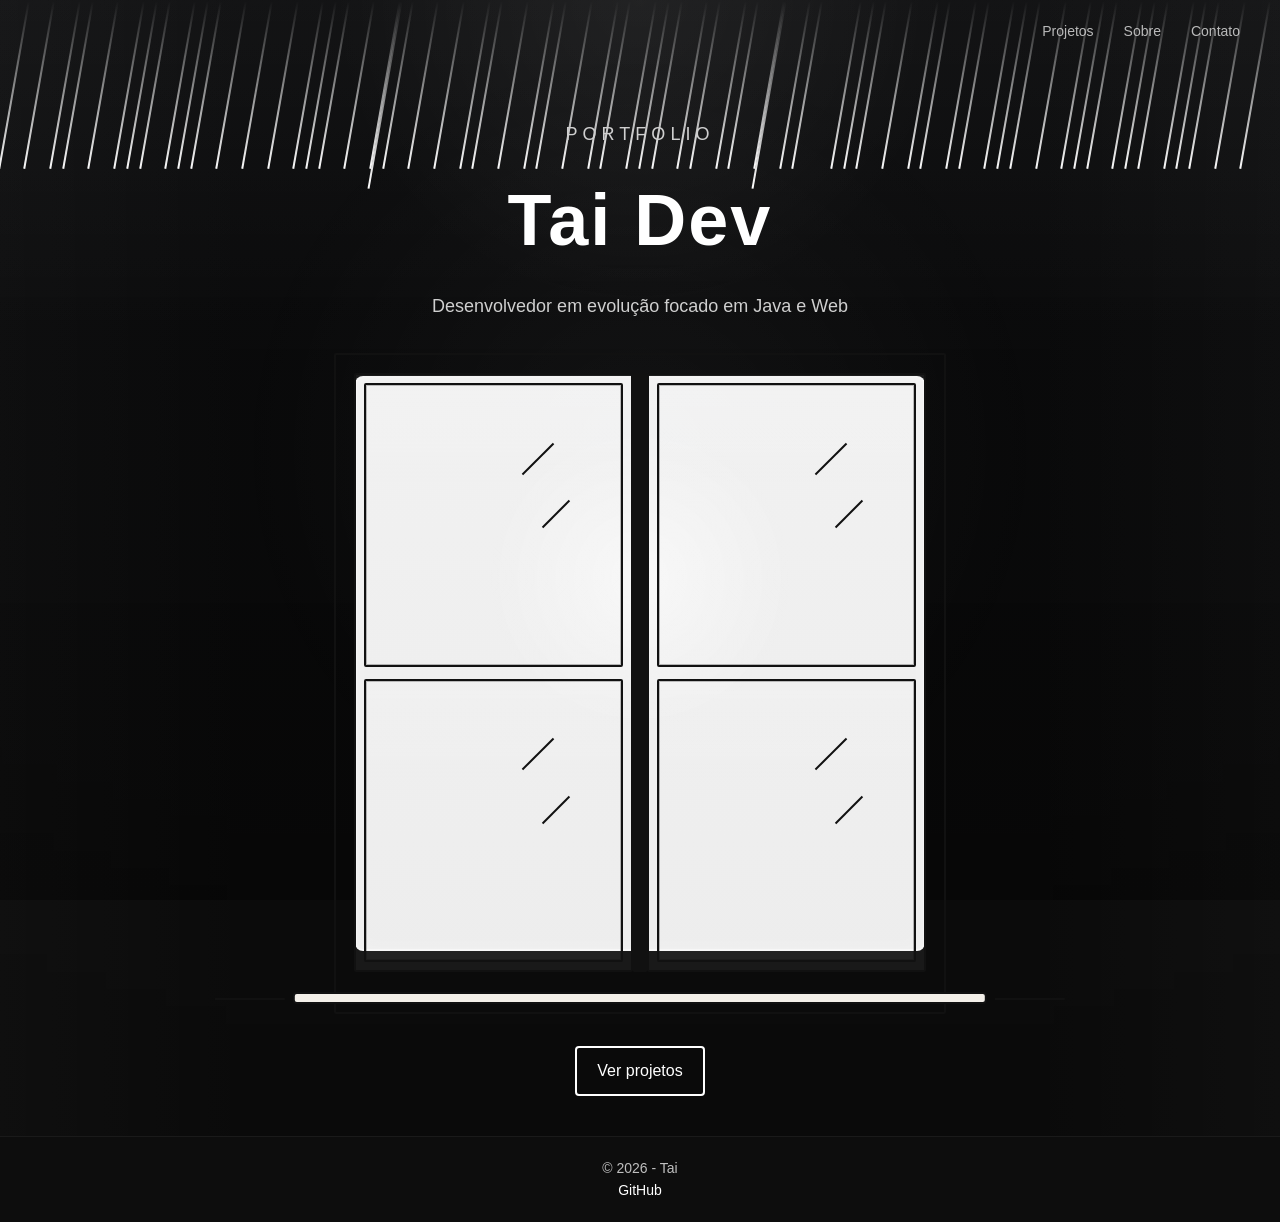
<file: index.html>
<!DOCTYPE html>
<html lang="pt-br">
<head>
  <meta charset="UTF-8">
  <meta name="viewport" content="width=device-width, initial-scale=1.0">
  <title>Portfólio | Tai</title>
  <link rel="stylesheet" href="style.css">
  <link rel="stylesheet" href="https://cdnjs.cloudflare.com/ajax/libs/font-awesome/6.5.0/css/all.min.css">
</head>
<body>
  <div class="estrelas" aria-hidden="true">
    <span style="left:10%; animation-delay:0s;"></span>
    <span style="left:25%; animation-delay:1s;"></span>
    <span style="left:50%; animation-delay:2s;"></span>
    <span style="left:75%; animation-delay:0.5s;"></span>
    <span style="left:15%; animation-delay:0s;"></span>
    <span style="left:30%; animation-delay:1s;"></span>
    <span style="left:55%; animation-delay:2s;"></span>
    <span style="left:85%; animation-delay:0.5s;"></span>
    <span style="left:5%; animation-delay:0.2s;"></span>
    <span style="left:12%; animation-delay:1.4s;"></span>
    <span style="left:18%; animation-delay:2.4s;"></span>
    <span style="left:22%; animation-delay:0.8s;"></span>
    <span style="left:28%; animation-delay:1.8s;"></span>
    <span style="left:35%; animation-delay:0.3s;"></span>
    <span style="left:40%; animation-delay:2.2s;"></span>
    <span style="left:45%; animation-delay:1.1s;"></span>
    <span style="left:52%; animation-delay:0.6s;"></span>
    <span style="left:58%; animation-delay:1.7s;"></span>
    <span style="left:63%; animation-delay:2.6s;"></span>
    <span style="left:68%; animation-delay:0.1s;"></span>
    <span style="left:72%; animation-delay:1.3s;"></span>
    <span style="left:78%; animation-delay:2.1s;"></span>
    <span style="left:82%; animation-delay:0.9s;"></span>
    <span style="left:88%; animation-delay:1.9s;"></span>
    <span style="left:92%; animation-delay:2.7s;"></span>
    <span style="left:96%; animation-delay:0.4s;"></span>
    <span style="left:3%; animation-delay:0.6s;"></span>
    <span style="left:8%; animation-delay:2.1s;"></span>
    <span style="left:14%; animation-delay:0.9s;"></span>
    <span style="left:20%; animation-delay:1.5s;"></span>
    <span style="left:26%; animation-delay:2.9s;"></span>
    <span style="left:33%; animation-delay:0.5s;"></span>
    <span style="left:38%; animation-delay:1.6s;"></span>
    <span style="left:43%; animation-delay:2.3s;"></span>
    <span style="left:48%; animation-delay:0.7s;"></span>
    <span style="left:54%; animation-delay:1.2s;"></span>
    <span style="left:60%; animation-delay:2.5s;"></span>
    <span style="left:66%; animation-delay:0.2s;"></span>
    <span style="left:70%; animation-delay:1.4s;"></span>
    <span style="left:76%; animation-delay:2.8s;"></span>
    <span style="left:80%; animation-delay:0.3s;"></span>
    <span style="left:86%; animation-delay:1.1s;"></span>
    <span style="left:90%; animation-delay:2.4s;"></span>
    <span style="left:94%; animation-delay:0.8s;"></span>
    <span style="left:98%; animation-delay:1.8s;"></span>
    <span style="left:1%; animation-delay:0.1s;"></span>
    <span style="left:6%; animation-delay:1.1s;"></span>
    <span style="left:11%; animation-delay:2.2s;"></span>
    <span style="left:16%; animation-delay:0.4s;"></span>
    <span style="left:24%; animation-delay:1.9s;"></span>
    <span style="left:31%; animation-delay:2.6s;"></span>
    <span style="left:37%; animation-delay:0.2s;"></span>
    <span style="left:42%; animation-delay:1.5s;"></span>
    <span style="left:47%; animation-delay:2.1s;"></span>
    <span style="left:51%; animation-delay:0.5s;"></span>
    <span style="left:57%; animation-delay:1.7s;"></span>
    <span style="left:62%; animation-delay:2.3s;"></span>
    <span style="left:67%; animation-delay:0.6s;"></span>
    <span style="left:73%; animation-delay:1.2s;"></span>
    <span style="left:79%; animation-delay:2.9s;"></span>
    <span style="left:84%; animation-delay:0.3s;"></span>
    <span style="left:89%; animation-delay:1.6s;"></span>
    <span style="left:93%; animation-delay:2.5s;"></span>
  </div>

  <div class="storm-flash" aria-hidden="true">
    <span class="flash flash-one"></span>
    <span class="flash flash-two"></span>
    <span class="flash flash-three"></span>
  </div>

  <div class="lightning-layer" aria-hidden="true">
    <span class="lightning bolt-one"></span>
    <span class="lightning bolt-two"></span>
    <span class="lightning bolt-three"></span>
  </div>

  <nav class="menu" aria-label="Navegação principal">
    <a href="projetos.html">Projetos</a>
    <a href="sobre.html">Sobre</a>
    <a href="contato.html">Contato</a>
  </nav>

  <main>
    <section class="home-scene">
      <div class="hero-copy">
        <p class="hero-eyebrow">Portfolio</p>
        <h1>Tai Dev</h1>
        <p>Desenvolvedor em evolução focado em Java e Web</p>
      </div>

      <div class="window-stage">
        <div class="home-window" id="home-window" aria-hidden="true">
          <div class="window-backdrop"></div>

          <div class="window-frame">
            <div class="window-panel panel-left">
              <div class="pane-grid">
                <div class="pane">
                  <span class="pane-shine shine-a"></span>
                  <span class="pane-shine shine-b"></span>
                </div>
                <div class="pane">
                  <span class="pane-shine shine-a"></span>
                  <span class="pane-shine shine-b"></span>
                </div>
              </div>
            </div>

            <div class="window-divider" aria-hidden="true"></div>

            <div class="window-panel panel-right">
              <div class="pane-grid">
                <div class="pane">
                  <span class="pane-shine shine-a"></span>
                  <span class="pane-shine shine-b"></span>
                </div>
                <div class="pane">
                  <span class="pane-shine shine-a"></span>
                  <span class="pane-shine shine-b"></span>
                </div>
              </div>
            </div>
          </div>

          <div class="window-sill"></div>
        </div>

        <header class="hero hero-home">
          <button
            type="button"
            class="botao"
            data-open-projects
            aria-label="Abrir janela e ir para a página de projetos"
          >
            Ver projetos
          </button>
        </header>
      </div>
    </section>
  </main>

  <footer class="footer">
    <p>&copy; 2026 - Tai</p>
    <a href="https://github.com/tai-zz" target="_blank" rel="noopener noreferrer">GitHub</a>
  </footer>

  <script src="script.js" defer></script>
</body>
</html>
</file>
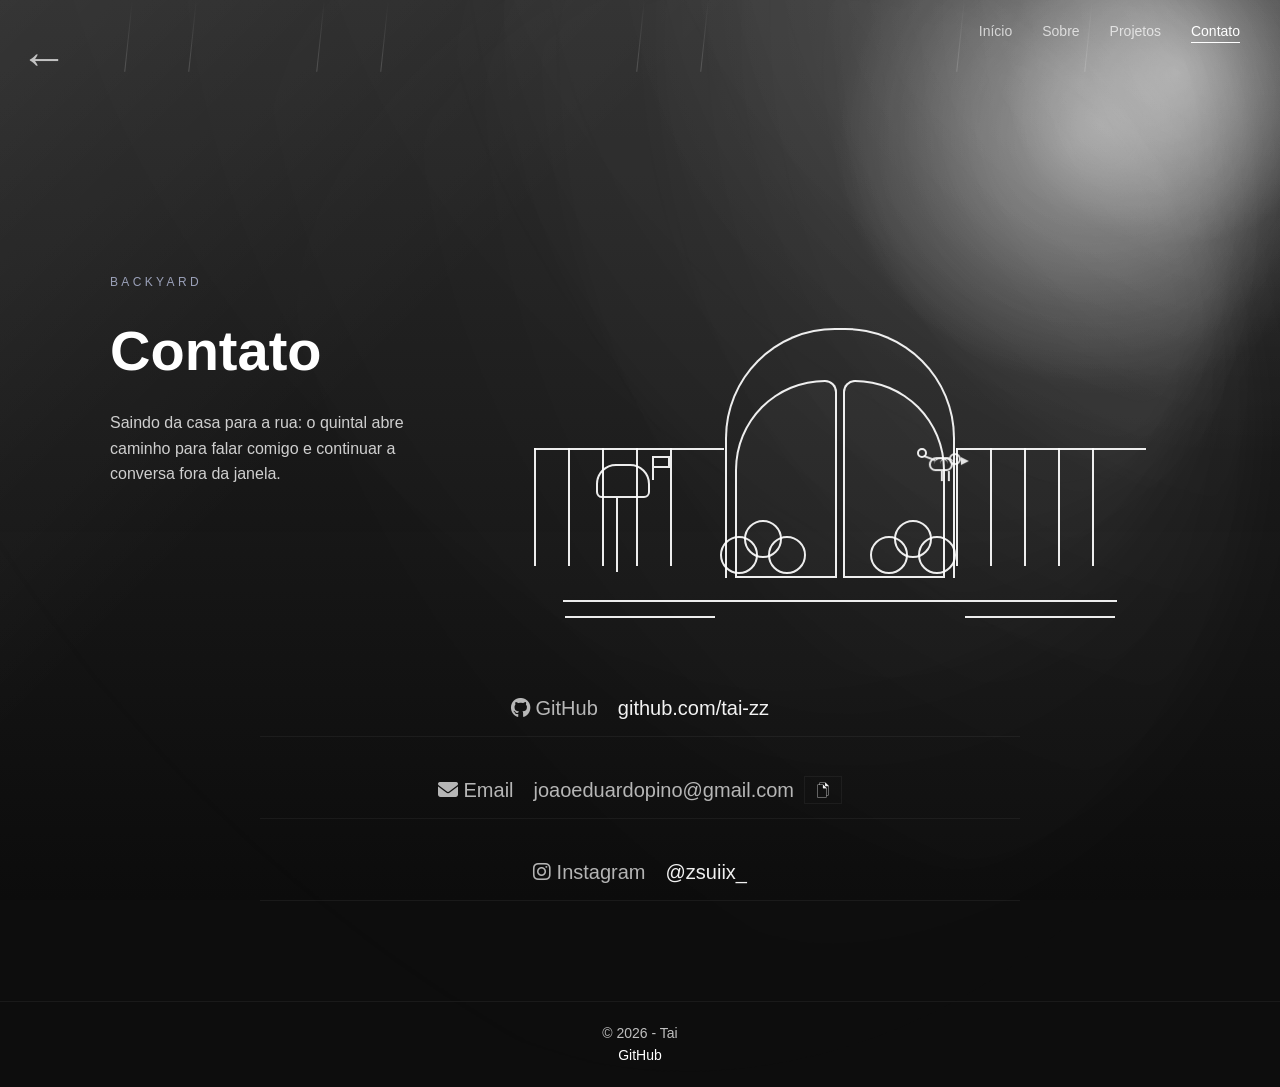
<file: contato.html>
<!DOCTYPE html>
<html lang="pt-br">
<head>
  <meta charset="UTF-8">
  <meta name="viewport" content="width=device-width, initial-scale=1.0">
  <title>Contato | Tai</title>
  <link rel="stylesheet" href="style.css">
  <link rel="stylesheet" href="https://cdnjs.cloudflare.com/ajax/libs/font-awesome/6.5.0/css/all.min.css">
  <script src="script.js" defer></script>
</head>
<body>
  <div class="weather-calm" aria-hidden="true">
    <span style="left:10%; animation-delay:0s;"></span>
    <span style="left:25%; animation-delay:1s;"></span>
    <span style="left:50%; animation-delay:2s;"></span>
    <span style="left:75%; animation-delay:0.5s;"></span>
    <span style="left:15%; animation-delay:0s;"></span>
    <span style="left:30%; animation-delay:1s;"></span>
    <span style="left:55%; animation-delay:2s;"></span>
    <span style="left:85%; animation-delay:0.5s;"></span>
  </div>

  <div class="sun-glow" aria-hidden="true">
    <span class="sun-beam beam-main"></span>
    <span class="sun-beam beam-secondary"></span>
    <span class="sun-beam beam-soft"></span>
    <span class="sun-beam beam-wide"></span>
    <span class="sun-beam beam-floor"></span>
    <span class="sun-beam beam-haze"></span>
  </div>

  <div class="bird-outside is-hidden" aria-hidden="true">
    <div class="bird-figure">
      <span class="bird-body"></span>
      <span class="bird-head"></span>
      <span class="bird-beak"></span>
      <span class="bird-eye"></span>
      <span class="bird-tail"></span>
      <span class="bird-leg bird-leg-left"></span>
      <span class="bird-leg bird-leg-right"></span>
      <span class="bird-wing wing-left"></span>
      <span class="bird-wing wing-right"></span>
    </div>
  </div>

  <div class="topo">
    <a href="index.html" class="voltar" aria-label="Voltar para a página inicial">←</a>
  </div>

  <nav class="menu" aria-label="Navegação principal">
    <a href="index.html">Início</a>
    <a href="sobre.html">Sobre</a>
    <a href="projetos.html">Projetos</a>
    <a href="contato.html" class="ativo">Contato</a>
  </nav>

  <main>
    <section class="contact-page">
      <section class="yard-scene" aria-label="Quintal ilustrado">
        <div class="yard-copy">
          <p class="hero-eyebrow">Backyard</p>
          <h2>Contato</h2>
          <p>Saindo da casa para a rua: o quintal abre caminho para falar comigo e continuar a conversa fora da janela.</p>
        </div>

        <div class="yard" aria-hidden="true">
          <div class="yard-frame">
            <div class="fence fence-left"></div>
            <div class="fence fence-right"></div>

            <div class="gate-door">
              <span class="door-frame"></span>
              <span class="door-leaf left"></span>
              <span class="door-leaf right"></span>
              <span class="door-knob"></span>
              <span class="path path-left"></span>
              <span class="path path-right"></span>
            </div>

            <div class="bush bush-left">
              <span class="bush-leaf leaf-a"></span>
              <span class="bush-leaf leaf-b"></span>
              <span class="bush-leaf leaf-c"></span>
            </div>

            <div class="bush bush-right">
              <span class="bush-leaf leaf-a"></span>
              <span class="bush-leaf leaf-b"></span>
              <span class="bush-leaf leaf-c"></span>
            </div>

            <div class="mailbox">
              <span class="mailbox-post"></span>
              <span class="mailbox-box"></span>
              <span class="mailbox-flag"></span>
            </div>

            <div class="yard-ground"></div>
          </div>
        </div>
      </section>

      <section class="secao contact-section">
        <div class="contato-container">
          <div class="contato-item">
            <span><i class="fab fa-github" aria-hidden="true"></i> GitHub</span>
            <a href="https://github.com/tai-zz" target="_blank" rel="noopener noreferrer">github.com/tai-zz</a>
          </div>

          <div class="contato-item">
            <span><i class="fas fa-envelope" aria-hidden="true"></i> Email</span>
            <div class="email-box">
              <span id="email">joaoeduardopino@gmail.com</span>
              <button type="button" onclick="copiarEmail()" class="btn-copiar" aria-label="Copiar e-mail">
                <img src="copiar.png" alt="">
              </button>
            </div>
          </div>

          <div class="contato-item">
            <span><i class="fab fa-instagram" aria-hidden="true"></i> Instagram</span>
            <a href="https://www.instagram.com/zsuiix_/" target="_blank" rel="noopener noreferrer">@zsuiix_</a>
          </div>
        </div>
      </section>
    </section>
  </main>

  <footer class="footer">
    <p>&copy; 2026 - Tai</p>
    <a href="https://github.com/tai-zz" target="_blank" rel="noopener noreferrer">GitHub</a>
  </footer>

  <div id="toast" role="status" aria-live="polite"></div>
</body>
</html>
</file>
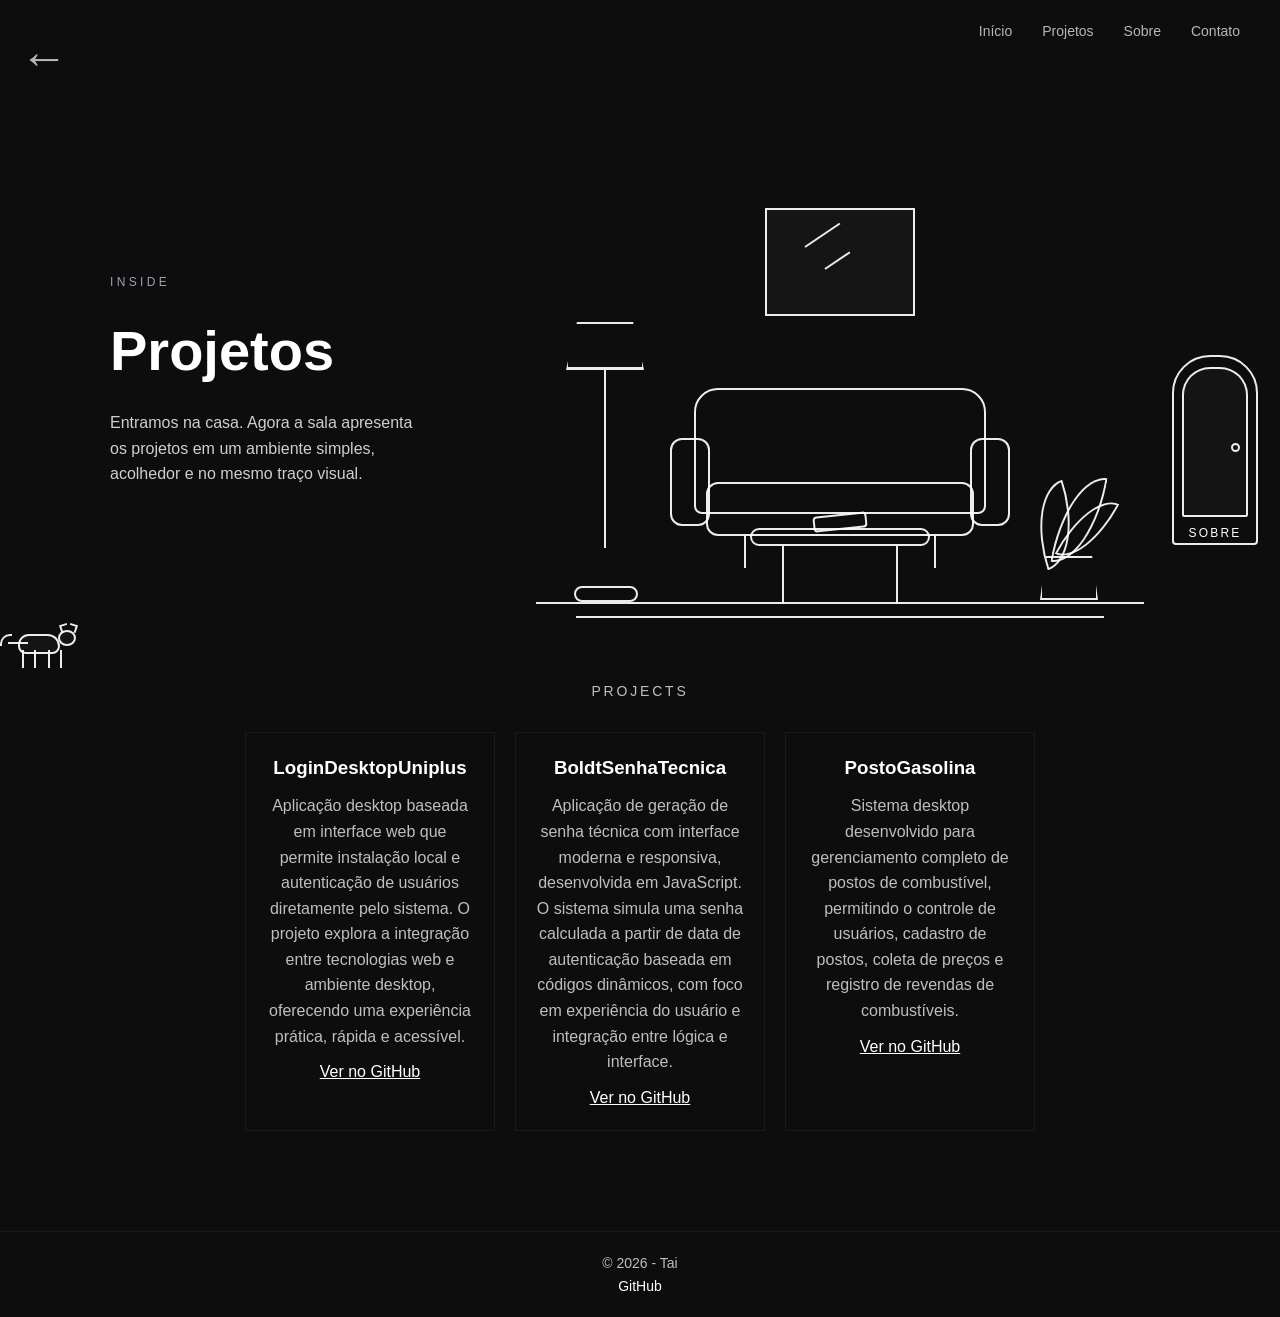
<file: projetos.html>
<!DOCTYPE html>
<html lang="pt-br">
<head>
  <meta charset="UTF-8">
  <meta name="viewport" content="width=device-width, initial-scale=1.0">
  <title>Projetos | Tai</title>
  <link rel="stylesheet" href="style.css">
  <link rel="stylesheet" href="https://cdnjs.cloudflare.com/ajax/libs/font-awesome/6.5.0/css/all.min.css">
  <script src="script.js" defer></script>
</head>
<body>

  <nav class="menu" aria-label="Navegação principal">
    <a href="index.html">Início</a>
    <a href="projetos.html">Projetos</a>
    <a href="sobre.html">Sobre</a>
    <a href="contato.html">Contato</a>
  </nav>

  <div class="topo">
    <a href="index.html" class="voltar" aria-label="Voltar para a página inicial">←</a>
  </div>

  <a
    href="sobre.html"
    class="page-door page-door-right"
    aria-label="Ir para a página Sobre"
  >
    <span class="page-door-frame"></span>
    <span class="page-door-panel"></span>
    <span class="page-door-knob"></span>
    <span class="page-door-label">Sobre</span>
  </a>

  <div class="cat-walk cat-projects" aria-hidden="true">
    <div class="cat">
      <span class="cat-tail"></span>
      <span class="cat-body"></span>
      <span class="cat-head"></span>
      <span class="cat-ear ear-left"></span>
      <span class="cat-ear ear-right"></span>
      <span class="cat-leg leg-front"></span>
      <span class="cat-leg leg-mid-front"></span>
      <span class="cat-leg leg-mid-back"></span>
      <span class="cat-leg leg-back"></span>
    </div>
  </div>

  <main>
    <section class="projects-page">
      <section class="room-scene" aria-label="Sala de estar ilustrada">
        <div class="room-copy">
          <p class="hero-eyebrow">Inside</p>
          <h2>Projetos</h2>
          <p>Entramos na casa. Agora a sala apresenta os projetos em um ambiente simples, acolhedor e no mesmo traço visual.</p>
        </div>

        <div class="living-room" aria-hidden="true">
          <div class="room-frame">
            <div class="picture-frame">
              <span class="picture-line picture-line-a"></span>
              <span class="picture-line picture-line-b"></span>
            </div>

            <div class="lamp">
              <span class="lamp-shade"></span>
              <span class="lamp-pole"></span>
              <span class="lamp-base"></span>
            </div>

            <div class="plant">
              <span class="plant-leaf leaf-one"></span>
              <span class="plant-leaf leaf-two"></span>
              <span class="plant-leaf leaf-three"></span>
              <span class="plant-pot"></span>
            </div>

            <div class="sofa">
              <span class="sofa-back"></span>
              <span class="sofa-seat"></span>
              <span class="sofa-arm left"></span>
              <span class="sofa-arm right"></span>
              <span class="sofa-leg leg-one"></span>
              <span class="sofa-leg leg-two"></span>
            </div>

            <div class="coffee-table">
              <span class="table-top"></span>
              <span class="table-leg left"></span>
              <span class="table-leg right"></span>
              <span class="table-book"></span>
            </div>

            <div class="room-floor"></div>
          </div>
        </div>
      </section>

      <section class="secao projects-list">
        <p class="coming-soon">Projects</p>

        <div class="cards">
          <div class="card">
            <h3>LoginDesktopUniplus</h3>
            <p>
              Aplicação desktop baseada em interface web que permite instalação local e autenticação de usuários diretamente pelo sistema.
              O projeto explora a integração entre tecnologias web e ambiente desktop, oferecendo uma experiência prática, rápida e acessível.
            </p>
            <a href="https://github.com/tai-zz/LoginDesktopUniplus-" target="_blank" rel="noopener noreferrer">Ver no GitHub</a>
          </div>

          <div class="card">
            <h3>BoldtSenhaTecnica</h3>
            <p>
              Aplicação de geração de senha técnica com interface moderna e responsiva, desenvolvida em JavaScript.
              O sistema simula uma senha calculada a partir de data de autenticação baseada em códigos dinâmicos, com foco em experiência do usuário e integração entre lógica e interface.
            </p>
            <a href="https://github.com/tai-zz/BoldtSenhaTecnica" target="_blank" rel="noopener noreferrer">Ver no GitHub</a>
          </div>

          <div class="card">
            <h3>PostoGasolina</h3>
            <p>
              Sistema desktop desenvolvido para gerenciamento completo de postos de combustível, permitindo o controle de usuários,
              cadastro de postos, coleta de preços e registro de revendas de combustíveis.
            </p>
            <a href="https://github.com/tai-zz/PostoGasolina" target="_blank" rel="noopener noreferrer">Ver no GitHub</a>
          </div>
        </div>
      </section>
    </section>
  </main>

  <footer class="footer">
    <p>&copy; 2026 - Tai</p>
    <a href="https://github.com/tai-zz" target="_blank" rel="noopener noreferrer">GitHub</a>
  </footer>
</body>
</html>
</file>
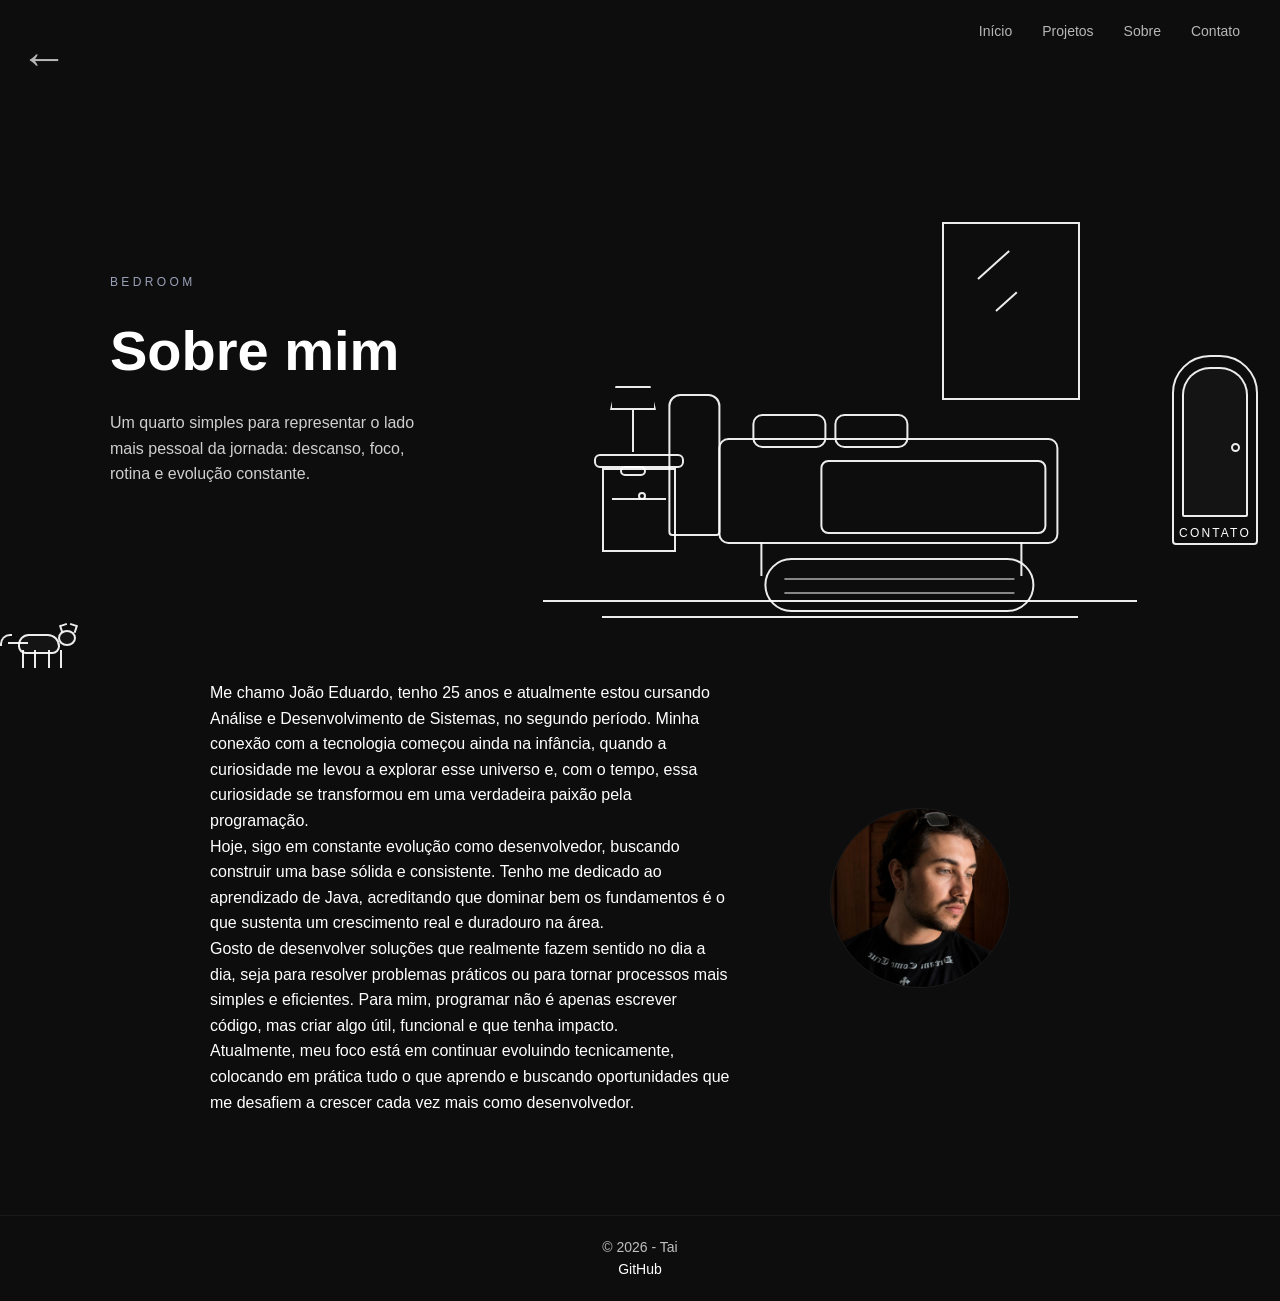
<file: sobre.html>
<!DOCTYPE html>
<html lang="pt-br">
<head>
  <meta charset="UTF-8">
  <meta name="viewport" content="width=device-width, initial-scale=1.0">
  <title>Sobre | Tai</title>
  <link rel="stylesheet" href="style.css">
  <link rel="stylesheet" href="https://cdnjs.cloudflare.com/ajax/libs/font-awesome/6.5.0/css/all.min.css">
  <script src="script.js" defer></script>
</head>
<body>

  <div class="topo">
    <a href="index.html" class="voltar" aria-label="Voltar para a página inicial">←</a>
  </div>

  <a
    href="contato.html"
    class="page-door page-door-right"
    aria-label="Ir para a página Contato"
  >
    <span class="page-door-frame"></span>
    <span class="page-door-panel"></span>
    <span class="page-door-knob"></span>
    <span class="page-door-label">Contato</span>
  </a>

  <div class="cat-walk cat-about" aria-hidden="true">
    <div class="cat">
      <span class="cat-tail"></span>
      <span class="cat-body"></span>
      <span class="cat-head"></span>
      <span class="cat-ear ear-left"></span>
      <span class="cat-ear ear-right"></span>
      <span class="cat-leg leg-front"></span>
      <span class="cat-leg leg-mid-front"></span>
      <span class="cat-leg leg-mid-back"></span>
      <span class="cat-leg leg-back"></span>
    </div>
  </div>

  <nav class="menu" aria-label="Navegação principal">
    <a href="index.html">Início</a>
    <a href="projetos.html">Projetos</a>
    <a href="sobre.html">Sobre</a>
    <a href="contato.html">Contato</a>
  </nav>

  <main>
    <section class="about-page">
      <section class="bedroom-scene" aria-label="Quarto ilustrado">
        <div class="bedroom-copy">
          <p class="hero-eyebrow">Bedroom</p>
          <h2>Sobre mim</h2>
          <p>Um quarto simples para representar o lado mais pessoal da jornada: descanso, foco, rotina e evolução constante.</p>
        </div>

        <div class="bedroom" aria-hidden="true">
          <div class="bedroom-frame">
            <div class="interior-door bedroom-door">
              <span class="interior-door-frame"></span>
              <span class="interior-door-panel"></span>
              <span class="interior-door-knob"></span>
            </div>

            <div class="poster">
              <span class="poster-line line-one"></span>
              <span class="poster-line line-two"></span>
            </div>

            <div class="bed">
              <span class="bed-headboard"></span>
              <span class="bed-mattress"></span>
              <span class="bed-pillow pillow-left"></span>
              <span class="bed-pillow pillow-right"></span>
              <span class="bed-blanket"></span>
              <span class="bed-leg leg-left"></span>
              <span class="bed-leg leg-right"></span>
            </div>

            <div class="nightstand">
              <span class="nightstand-top"></span>
              <span class="nightstand-body"></span>
              <span class="nightstand-drawer"></span>
              <span class="nightstand-knob"></span>
            </div>

            <div class="bed-lamp">
              <span class="bed-lamp-shade"></span>
              <span class="bed-lamp-pole"></span>
              <span class="bed-lamp-base"></span>
            </div>

            <div class="rug">
              <span class="rug-line rug-a"></span>
              <span class="rug-line rug-b"></span>
            </div>

            <div class="bedroom-floor"></div>
          </div>
        </div>
      </section>

      <section id="sobre" class="secao about-text-section">
        <div class="sobre-container">
          <div class="texto">
            <p>
              Me chamo João Eduardo, tenho 25 anos e atualmente estou cursando Análise e Desenvolvimento de Sistemas, no segundo período.
              Minha conexão com a tecnologia começou ainda na infância, quando a curiosidade me levou a explorar esse universo e, com o tempo,
              essa curiosidade se transformou em uma verdadeira paixão pela programação.
            </p>
            <p>
              Hoje, sigo em constante evolução como desenvolvedor, buscando construir uma base sólida e consistente.
              Tenho me dedicado ao aprendizado de Java, acreditando que dominar bem os fundamentos é o que sustenta um crescimento real e duradouro na área.
            </p>
            <p>
              Gosto de desenvolver soluções que realmente fazem sentido no dia a dia, seja para resolver problemas práticos ou para tornar processos mais simples e eficientes.
              Para mim, programar não é apenas escrever código, mas criar algo útil, funcional e que tenha impacto.
            </p>
            <p>
              Atualmente, meu foco está em continuar evoluindo tecnicamente, colocando em prática tudo o que aprendo e buscando oportunidades que me desafiem a crescer cada vez mais como desenvolvedor.
            </p>
          </div>

          <img src="sui.jpeg" alt="Foto de Tai" class="foto">
        </div>
      </section>
    </section>
  </main>

  <footer class="footer">
    <p>&copy; 2026 - Tai</p>
    <a href="https://github.com/tai-zz" target="_blank" rel="noopener noreferrer">GitHub</a>
  </footer>
</body>
</html>
</file>
<file: style.css>
/* =========================
   RESET & BASE
========================= */
* {
  margin: 0;
  padding: 0;
  box-sizing: border-box;
}

body {
  background-color: #0d0d0d;
  color: #ffffff;
  font-family: 'Segoe UI', Arial, sans-serif;
  line-height: 1.6;
  position: relative;
  overflow-x: hidden;
  display: flex;
  flex-direction: column;
  min-height: 100vh;
}

main {
  flex: 1;
  display: flex;
}

/* =========================
   ANIMACOES
========================= */
@keyframes fadeIn {
  from {
    opacity: 0;
    transform: translateY(20px);
  }

  to {
    opacity: 1;
    transform: translateY(0);
  }
}

@keyframes windowOpen {
  0% {
    transform: scale(1);
    opacity: 1;
  }

  45% {
    transform: scale(0.94);
    opacity: 0.9;
  }

  100% {
    transform: scale(1.14);
    opacity: 0;
  }
}

@keyframes cair {
  0% {
    transform: translateY(-140px) translateX(-8px);
    opacity: 0;
  }

  20% {
    opacity: 1;
  }

  100% {
    transform: translateY(110vh) translateX(36px);
    opacity: 0;
  }
}

@keyframes lightningFlash {
  0%,
  82%,
  100% {
    opacity: 0;
  }

  83% {
    opacity: 0.12;
  }

  84% {
    opacity: 0.35;
  }

  85% {
    opacity: 0.08;
  }

  86% {
    opacity: 0.44;
  }

  87% {
    opacity: 0.18;
  }

  88% {
    opacity: 0.5;
  }

  89% {
    opacity: 0;
  }
}

@keyframes lightningStrike {
  0%,
  80%,
  100% {
    opacity: 0;
  }

  81% {
    opacity: 0.2;
  }

  82% {
    opacity: 1;
  }

  83% {
    opacity: 0.28;
  }

  84% {
    opacity: 1;
  }

  85% {
    opacity: 0.15;
  }

  86% {
    opacity: 0.92;
  }

  87% {
    opacity: 0;
  }
}

/* =========================
   HERO (HOME)
========================= */
.home-scene {
  width: 100%;
  min-height: 100vh;
  display: flex;
  flex-direction: column;
  align-items: center;
  justify-content: center;
  gap: 28px;
  padding: 120px 20px 40px;
  position: relative;
  z-index: 1;
}

.hero-copy {
  display: flex;
  flex-direction: column;
  align-items: center;
  gap: 14px;
  text-align: center;
  position: relative;
  z-index: 1;
}

.hero-copy h1 {
  font-size: 72px;
  font-weight: 600;
  letter-spacing: 2px;
}

.hero-copy p {
  color: #cfcfcf;
  font-size: 18px;
  max-width: 560px;
}

.window-stage {
  width: min(980px, 100%);
  display: flex;
  flex-direction: column;
  align-items: center;
  gap: 28px;
  justify-content: center;
  position: relative;
}

.home-window {
  width: min(620px, 88vw);
  aspect-ratio: 1 / 1.08;
  position: relative;
  display: grid;
  place-items: center;
  filter: none;
}

.window-backdrop {
  position: absolute;
  inset: 4% 4% 10%;
  border-radius: 8px;
  background:
    radial-gradient(circle at 50% 35%, rgba(255, 255, 255, 0.5), transparent 32%),
    linear-gradient(180deg, rgba(255, 255, 255, 0.94), rgba(241, 241, 241, 0.98));
  border: 2px solid rgba(255, 255, 255, 0.35);
  box-shadow: inset 0 0 20px rgba(255, 255, 255, 0.25);
  pointer-events: none;
}

.window-frame {
  width: 100%;
  height: 100%;
  position: relative;
  display: grid;
  grid-template-columns: 1fr 14px 1fr;
  padding: 24px 24px 46px;
}

.window-frame::before {
  content: "";
  position: absolute;
  inset: 4px;
  border: 2px solid #111111;
  border-radius: 2px;
  pointer-events: none;
}

.window-panel {
  position: relative;
  border: 2px solid #111111;
  border-radius: 2px;
  padding: 8px;
  background: rgba(255, 255, 255, 0.06);
  transform-style: preserve-3d;
  transition: transform 0.9s ease, opacity 0.9s ease;
}

.panel-left {
  transform-origin: left center;
}

.panel-right {
  transform-origin: right center;
}

.window-divider {
  width: 14px;
  margin: 0 auto;
  border-radius: 1px;
  background: #111111;
  box-shadow: none;
}

.pane-grid {
  height: 100%;
  display: grid;
  grid-template-rows: 1fr 1fr;
  gap: 12px;
}

.pane {
  position: relative;
  overflow: hidden;
  border: 2px solid #111111;
  border-radius: 2px;
  background: rgba(255, 255, 255, 0.04);
  box-shadow: inset 0 0 0 1px rgba(17, 17, 17, 0.28);
}

.pane::before {
  content: "";
  position: absolute;
  inset: 0;
  background:
    linear-gradient(180deg, rgba(255, 255, 255, 0.1), transparent 35%);
}

.pane-shine {
  position: absolute;
  width: 44px;
  height: 2px;
  background: #111111;
  transform: rotate(-45deg);
  transform-origin: center;
  box-shadow: none;
}

.shine-a {
  top: 26%;
  right: 24%;
}

.shine-b {
  top: 46%;
  right: 18%;
  width: 38px;
}

.window-sill {
  position: absolute;
  left: 50%;
  bottom: 14px;
  width: 112%;
  height: 12px;
  transform: translateX(-50%);
  border: 2px solid #111111;
  border-radius: 4px;
  background: #f4f0ea;
}

.window-sill::before,
.window-sill::after {
  content: "";
  position: absolute;
  top: 50%;
  width: 70px;
  height: 2px;
  background: #111111;
}

.window-sill::before {
  right: calc(100% + 10px);
}

.window-sill::after {
  left: calc(100% + 10px);
}

.home-window.is-opening .panel-left {
  transform: perspective(1200px) rotateY(-72deg);
}

.home-window.is-opening .panel-right {
  transform: perspective(1200px) rotateY(72deg);
}

.home-window.is-opening .window-divider,
.home-window.is-opening .window-sill,
.home-window.is-opening .window-frame::before {
  opacity: 0.85;
}

.hero {
  min-height: 100%;
  display: flex;
  flex: 1;
  flex-direction: column;
  justify-content: center;
  align-items: center;
  gap: 20px;
  text-align: center;
  animation: fadeIn 1.5s ease;
  padding: 48px 32px;
  position: relative;
  z-index: 1;
}

.hero-home {
  width: min(620px, 88vw);
  min-height: 0;
  padding: 0;
  position: static;
  transform: none;
}

.hero p {
  color: #cfcfcf;
  font-size: 18px;
  max-width: 500px;
}

.hero-eyebrow {
  text-transform: uppercase;
  letter-spacing: 0.28em;
  font-size: 12px;
  color: #9aa0b8;
}

/* =========================
   BOTOES
========================= */
.botao {
  background: transparent;
  color: #ffffff;
  padding: 10px 20px;
  text-decoration: none;
  border: 2px solid #ffffff;
  border-radius: 4px;
  transition: 0.3s;
  font: inherit;
  cursor: pointer;
}

.botao:hover {
  background-color: #ffffff;
  color: #0d0d0d;
}

/* =========================
   LAYOUT GERAL
========================= */
.secao {
  padding: 100px 20px;
  max-width: 900px;
  margin: 0 auto;
  text-align: center;
  border-top: 1px solid #1a1a1a;
}

.secao h2 {
  margin-bottom: 20px;
}

/* =========================
   HEADER / NAVEGACAO
========================= */
.topo {
  position: absolute;
  top: 20px;
  left: 20px;
  z-index: 2;
}

.voltar {
  color: #ffffff;
  text-decoration: none;
  opacity: 0.7;
  transition: 0.3s;
  font-size: 48px;
}

.voltar:hover {
  opacity: 1;
}

.menu {
  position: absolute;
  top: 20px;
  right: 40px;
  display: flex;
  gap: 30px;
  z-index: 2;
}

.menu a {
  color: #ffffff;
  text-decoration: none;
  font-size: 14px;
  opacity: 0.7;
  transition: 0.3s;
}

.menu a:hover {
  opacity: 1;
}

.menu a.ativo {
  opacity: 1;
  border-bottom: 1px solid #ffffff;
}

/* =========================
   PROJETOS
========================= */
.cards {
  display: flex;
  justify-content: center;
  gap: 20px;
  flex-wrap: wrap;
}

.card {
  background: none;
  padding: 20px;
  width: 250px;
  border: 1px solid #1a1a1a;
  transition: 0.3s;
}

.card:hover {
  border: 1px solid #ffffff;
}

.card p {
  color: #bfbfbf;
  margin: 10px 0;
}

.card a {
  color: #ffffff;
  text-decoration: underline;
}

.coming-soon {
  margin-bottom: 30px;
  color: #bfbfbf;
  font-size: 14px;
  letter-spacing: 0.2em;
  text-transform: uppercase;
}

.projects-page {
  width: 100%;
}

.projects-list {
  border-top: none;
  padding-top: 30px;
}

.page-door {
  position: fixed;
  right: 22px;
  top: 50%;
  width: 86px;
  height: 190px;
  transform: translateY(-50%);
  display: block;
  text-decoration: none;
  z-index: 3;
  transition: transform 0.25s ease, opacity 0.25s ease;
}

.page-door:hover {
  transform: translateY(calc(-50% - 4px));
}

.page-door:focus-visible {
  outline: 2px solid #ffffff;
  outline-offset: 6px;
}

.page-door-frame {
  position: absolute;
  inset: 0;
  border: 2px solid rgba(255, 255, 255, 0.92);
  border-radius: 38px 38px 4px 4px;
}

.page-door-panel {
  position: absolute;
  inset: 12px 10px 28px;
  border: 2px solid rgba(255, 255, 255, 0.92);
  border-radius: 28px 28px 2px 2px;
  background: rgba(255, 255, 255, 0.03);
}

.page-door-knob {
  position: absolute;
  right: 18px;
  top: 88px;
  width: 9px;
  height: 9px;
  border: 2px solid rgba(255, 255, 255, 0.92);
  border-radius: 50%;
}

.page-door-label {
  position: absolute;
  left: 50%;
  bottom: 2px;
  transform: translateX(-50%);
  font-size: 12px;
  letter-spacing: 0.18em;
  text-transform: uppercase;
  color: #ffffff;
}

@keyframes catTravel {
  0% {
    transform: translateX(-12vw);
  }

  100% {
    transform: translateX(112vw);
  }
}

@keyframes catBounce {
  0%,
  100% {
    transform: translateY(0);
  }

  50% {
    transform: translateY(-3px);
  }
}

@keyframes catLegFront {
  0%,
  100% {
    transform: rotate(18deg);
  }

  50% {
    transform: rotate(-18deg);
  }
}

@keyframes catLegBack {
  0%,
  100% {
    transform: rotate(-18deg);
  }

  50% {
    transform: rotate(18deg);
  }
}

@keyframes catTail {
  0%,
  100% {
    transform: rotate(24deg);
  }

  50% {
    transform: rotate(40deg);
  }
}

@keyframes birdBob {
  0%,
  100% {
    transform: translateY(0);
  }

  50% {
    transform: translateY(-2px);
  }
}

@keyframes birdWingLeft {
  0%,
  100% {
    transform: rotate(-18deg);
  }

  50% {
    transform: rotate(-4deg);
  }
}

@keyframes birdWingRight {
  0%,
  100% {
    transform: rotate(18deg);
  }

  50% {
    transform: rotate(4deg);
  }
}

@keyframes birdFloat {
  0%,
  100% {
    transform: translateY(0);
  }

  50% {
    transform: translateY(-6px);
  }
}

@keyframes birdWingLeftFast {
  0%,
  100% {
    transform: rotate(-48deg);
  }

  50% {
    transform: rotate(16deg);
  }
}

@keyframes birdWingRightFast {
  0%,
  100% {
    transform: rotate(48deg);
  }

  50% {
    transform: rotate(-16deg);
  }
}

@keyframes birdPeck {
  0%,
  100% {
    transform: rotate(0deg) translateY(0);
  }

  35% {
    transform: rotate(12deg) translateY(4px);
  }

  70% {
    transform: rotate(-4deg) translateY(1px);
  }
}

@keyframes birdScratchLeft {
  0%,
  100% {
    transform: rotate(0deg);
  }

  50% {
    transform: rotate(18deg);
  }
}

@keyframes birdScratchRight {
  0%,
  100% {
    transform: rotate(0deg);
  }

  50% {
    transform: rotate(-18deg);
  }
}

.cat-walk {
  position: fixed;
  left: 0;
  right: 0;
  top: 620px;
  bottom: auto;
  z-index: 2;
  pointer-events: none;
  animation: catTravel 24s linear infinite;
}

.cat-projects {
  animation-duration: 24s;
}

.cat-about {
  animation-duration: 28s;
  animation-delay: -8s;
}

.cat {
  position: relative;
  width: 92px;
  height: 48px;
  animation: catBounce 0.9s ease-in-out infinite;
}

.cat-body {
  position: absolute;
  left: 18px;
  bottom: 14px;
  width: 42px;
  height: 20px;
  border: 2px solid rgba(255, 255, 255, 0.92);
  border-radius: 14px 16px 10px 10px;
  background: rgba(255, 255, 255, 0.03);
}

.cat-head {
  position: absolute;
  left: 58px;
  bottom: 22px;
  width: 18px;
  height: 16px;
  border: 2px solid rgba(255, 255, 255, 0.92);
  border-radius: 50%;
  background: rgba(255, 255, 255, 0.03);
}

.cat-ear {
  position: absolute;
  bottom: 36px;
  width: 8px;
  height: 8px;
  border-top: 2px solid rgba(255, 255, 255, 0.92);
}

.ear-left {
  left: 60px;
  border-left: 2px solid rgba(255, 255, 255, 0.92);
  transform: rotate(-18deg);
}

.ear-right {
  left: 69px;
  border-right: 2px solid rgba(255, 255, 255, 0.92);
  transform: rotate(18deg);
}

.cat-tail {
  position: absolute;
  left: 8px;
  bottom: 24px;
  width: 20px;
  height: 2px;
  background: rgba(255, 255, 255, 0.92);
  transform-origin: right center;
  animation: catTail 0.9s ease-in-out infinite;
}

.cat-tail::before {
  content: "";
  position: absolute;
  left: -8px;
  top: -8px;
  width: 10px;
  height: 10px;
  border-left: 2px solid rgba(255, 255, 255, 0.92);
  border-top: 2px solid rgba(255, 255, 255, 0.92);
  border-top-left-radius: 10px;
}

.cat-leg {
  position: absolute;
  bottom: 0;
  width: 2px;
  height: 18px;
  background: rgba(255, 255, 255, 0.92);
  transform-origin: top center;
}

.leg-front {
  left: 60px;
  animation: catLegFront 0.9s ease-in-out infinite;
}

.leg-mid-front {
  left: 48px;
  animation: catLegBack 0.9s ease-in-out infinite;
}

.leg-mid-back {
  left: 34px;
  animation: catLegFront 0.9s ease-in-out infinite;
}

.leg-back {
  left: 22px;
  animation: catLegBack 0.9s ease-in-out infinite;
}

.bird-outside {
  position: fixed;
  width: 62px;
  height: 34px;
  z-index: 2;
  pointer-events: none;
  opacity: 0.96;
  left: 0;
  top: 0;
  --bird-x: 0px;
  --bird-y: 0px;
  --bird-scale: 1;
  --bird-direction: 1;
  transform: translate3d(var(--bird-x), var(--bird-y), 0) scale(var(--bird-scale)) scaleX(var(--bird-direction));
  transform-origin: center center;
  transition: transform 1.2s cubic-bezier(0.22, 1, 0.36, 1), opacity 0.5s ease;
}

.bird-outside.is-hidden {
  opacity: 0;
}

.bird-outside.is-flying {
  transition-duration: 2.6s;
}

.bird-outside.is-flying .bird-figure {
  animation: birdFloat 0.55s ease-in-out infinite;
}

.bird-outside.is-landed .bird-figure {
  animation: birdBob 1.8s ease-in-out infinite;
}

.bird-outside.look-left {
  --bird-direction: -1;
}

.bird-outside.look-right {
  --bird-direction: 1;
}

.bird-outside.is-pecking .bird-figure {
  animation: birdPeck 0.42s ease-in-out 2;
}

.bird-outside.is-scratching .bird-leg-left {
  animation: birdScratchLeft 0.32s ease-in-out 4;
}

.bird-outside.is-scratching .bird-leg-right {
  animation: birdScratchRight 0.32s ease-in-out 4;
}

.bird-figure {
  position: relative;
  width: 100%;
  height: 100%;
}

.bird-body {
  position: absolute;
  left: 12px;
  top: 12px;
  width: 24px;
  height: 14px;
  border: 2px solid rgba(255, 255, 255, 0.92);
  border-radius: 14px 14px 12px 12px;
}

.bird-head {
  position: absolute;
  left: 32px;
  top: 8px;
  width: 12px;
  height: 12px;
  border: 2px solid rgba(255, 255, 255, 0.92);
  border-radius: 50%;
}

.bird-beak {
  position: absolute;
  left: 44px;
  top: 12px;
  width: 0;
  height: 0;
  border-left: 8px solid rgba(255, 255, 255, 0.92);
  border-top: 4px solid transparent;
  border-bottom: 4px solid transparent;
}

.bird-eye {
  position: absolute;
  left: 39px;
  top: 13px;
  width: 2px;
  height: 2px;
  background: rgba(255, 255, 255, 0.92);
  border-radius: 50%;
}

.bird-tail {
  position: absolute;
  left: 6px;
  top: 14px;
  width: 12px;
  height: 2px;
  background: rgba(255, 255, 255, 0.92);
  transform: rotate(20deg);
  transform-origin: right center;
}

.bird-leg {
  position: absolute;
  top: 26px;
  width: 2px;
  height: 10px;
  background: rgba(255, 255, 255, 0.92);
}

.bird-leg-left {
  left: 24px;
}

.bird-leg-right {
  left: 31px;
}

.bird-wing {
  position: absolute;
  top: 12px;
  width: 14px;
  height: 10px;
  border-top: 2px solid rgba(255, 255, 255, 0.92);
  border-radius: 18px 18px 0 0;
  transform-origin: center bottom;
}

.wing-left {
  left: 17px;
  animation: birdWingLeft 1.2s ease-in-out infinite;
}

.wing-right {
  left: 23px;
  animation: birdWingRight 1.2s ease-in-out infinite;
}

.bird-outside.is-flying .wing-left {
  animation: birdWingLeftFast 0.18s linear infinite;
}

.bird-outside.is-flying .wing-right {
  animation: birdWingRightFast 0.18s linear infinite;
}

.bird-outside.is-landed .wing-left,
.bird-outside.is-landed .wing-right {
  animation-duration: 1.8s;
  opacity: 0.7;
}

/* =========================
   SOBRE
========================= */
.about-page {
  width: 100%;
}

.about-text-section {
  border-top: none;
  padding-top: 30px;
}

.bedroom-scene {
  width: min(1100px, 100%);
  margin: 0 auto;
  padding: 130px 20px 20px;
  display: grid;
  grid-template-columns: minmax(280px, 360px) 1fr;
  align-items: center;
  gap: 40px;
  position: relative;
  z-index: 1;
}

.bedroom-copy {
  display: flex;
  flex-direction: column;
  gap: 14px;
}

.bedroom-copy h2 {
  font-size: 56px;
  font-weight: 600;
}

.bedroom-copy p:last-child {
  color: #cfcfcf;
  max-width: 320px;
}

.bedroom {
  min-height: 500px;
  display: flex;
  align-items: flex-end;
  justify-content: center;
}

.bedroom-frame {
  width: min(720px, 100%);
  height: 450px;
  position: relative;
}

.bedroom-frame::before {
  content: "";
  position: absolute;
  left: 5%;
  right: 5%;
  bottom: 28px;
  height: 2px;
  background: rgba(255, 255, 255, 0.92);
}

.poster {
  position: absolute;
  top: 42px;
  right: 90px;
  width: 138px;
  height: 178px;
  border: 2px solid rgba(255, 255, 255, 0.92);
}

.poster-line {
  position: absolute;
  height: 2px;
  background: rgba(255, 255, 255, 0.92);
  transform: rotate(-42deg);
  transform-origin: left center;
}

.line-one {
  top: 54px;
  left: 34px;
  width: 42px;
}

.line-two {
  top: 86px;
  left: 52px;
  width: 28px;
}

.bed {
  position: absolute;
  left: 50%;
  bottom: 54px;
  width: 390px;
  height: 210px;
  transform: translateX(-44%);
}

.bed-headboard {
  position: absolute;
  left: 0;
  top: 28px;
  width: 52px;
  height: 142px;
  border: 2px solid rgba(255, 255, 255, 0.92);
  border-radius: 12px 12px 4px 4px;
}

.bed-mattress {
  position: absolute;
  right: 0;
  bottom: 32px;
  width: 340px;
  height: 106px;
  border: 2px solid rgba(255, 255, 255, 0.92);
  border-radius: 10px;
}

.bed-pillow {
  position: absolute;
  top: 48px;
  width: 74px;
  height: 34px;
  border: 2px solid rgba(255, 255, 255, 0.92);
  border-radius: 10px;
  background: transparent;
}

.pillow-left {
  left: 84px;
}

.pillow-right {
  left: 166px;
}

.bed-blanket {
  position: absolute;
  right: 12px;
  bottom: 42px;
  width: 226px;
  height: 74px;
  border: 2px solid rgba(255, 255, 255, 0.92);
  border-radius: 8px;
}

.bed-leg {
  position: absolute;
  bottom: 0;
  width: 2px;
  height: 34px;
  background: rgba(255, 255, 255, 0.92);
}

.bed .leg-left {
  left: 92px;
}

.bed .leg-right {
  right: 36px;
}

.nightstand {
  position: absolute;
  left: 84px;
  bottom: 56px;
  width: 90px;
  height: 120px;
}

.nightstand-top {
  position: absolute;
  top: 0;
  left: 0;
  width: 100%;
  height: 14px;
  border: 2px solid rgba(255, 255, 255, 0.92);
  border-radius: 6px;
}

.nightstand-body {
  position: absolute;
  top: 14px;
  left: 8px;
  width: 74px;
  height: 84px;
  border: 2px solid rgba(255, 255, 255, 0.92);
}

.nightstand-drawer {
  position: absolute;
  top: 44px;
  left: 18px;
  width: 54px;
  height: 2px;
  background: rgba(255, 255, 255, 0.92);
}

.nightstand-knob {
  position: absolute;
  top: 38px;
  left: 44px;
  width: 8px;
  height: 8px;
  border: 2px solid rgba(255, 255, 255, 0.92);
  border-radius: 50%;
}

.bed-lamp {
  position: absolute;
  left: 92px;
  bottom: 154px;
  width: 64px;
  height: 90px;
}

.bed-lamp-shade {
  position: absolute;
  top: 0;
  left: 8px;
  width: 46px;
  height: 24px;
  border: 2px solid rgba(255, 255, 255, 0.92);
  clip-path: polygon(12% 0, 88% 0, 100% 100%, 0 100%);
}

.bed-lamp-pole {
  position: absolute;
  top: 24px;
  left: 30px;
  width: 2px;
  height: 42px;
  background: rgba(255, 255, 255, 0.92);
}

.bed-lamp-base {
  position: absolute;
  bottom: 0;
  left: 18px;
  width: 26px;
  height: 10px;
  border: 2px solid rgba(255, 255, 255, 0.92);
  border-radius: 8px;
}

.rug {
  position: absolute;
  left: 50%;
  bottom: 18px;
  width: 270px;
  height: 54px;
  transform: translateX(-28%);
  border: 2px solid rgba(255, 255, 255, 0.92);
  border-radius: 999px;
}

.rug-line {
  position: absolute;
  left: 18px;
  right: 18px;
  height: 2px;
  background: rgba(255, 255, 255, 0.5);
}

.rug-a {
  top: 18px;
}

.rug-b {
  bottom: 16px;
}

.bedroom-floor {
  position: absolute;
  left: 14%;
  right: 14%;
  bottom: 0;
  height: 14px;
  border-top: 2px solid rgba(255, 255, 255, 0.92);
}

.bedroom-door {
  right: 26px;
}

.sobre-container {
  display: flex;
  align-items: center;
  justify-content: center;
  gap: 40px;
  flex-wrap: nowrap;
  max-width: 980px;
  margin: 0 auto;
}

.foto,
.foto-perfil {
  width: 180px;
  height: 180px;
  object-fit: cover;
  border-radius: 50%;
  border: 1px solid #1a1a1a;
  display: block;
  margin: 0 auto;
}

.texto {
  max-width: 520px;
  text-align: left;
}

/* =========================
   CONTATO / QUINTAL
========================= */
.contact-page {
  width: 100%;
}

.contact-section {
  border-top: none;
  padding-top: 30px;
  display: flex;
  justify-content: center;
}

.yard-scene {
  width: min(1100px, 100%);
  margin: 0 auto;
  padding: 130px 20px 20px;
  display: grid;
  grid-template-columns: minmax(280px, 360px) 1fr;
  align-items: center;
  gap: 40px;
  position: relative;
  z-index: 1;
}

.yard-copy {
  display: flex;
  flex-direction: column;
  gap: 14px;
}

.yard-copy h2 {
  font-size: 56px;
  font-weight: 600;
}

.yard-copy p:last-child {
  color: #cfcfcf;
  max-width: 320px;
}

.contact-section .contato-container {
  max-width: 760px;
  margin: 0 auto;
}

.contact-section .contato-item {
  justify-content: center;
}

.yard {
  min-height: 500px;
  display: flex;
  align-items: flex-end;
  justify-content: center;
}

.yard-frame {
  width: min(720px, 100%);
  height: 430px;
  position: relative;
}

.fence {
  position: absolute;
  bottom: 64px;
  width: 190px;
  height: 118px;
  border-top: 2px solid rgba(255, 255, 255, 0.92);
}

.fence::before,
.fence::after {
  content: "";
  position: absolute;
  top: -2px;
  bottom: 0;
  width: 2px;
  background: rgba(255, 255, 255, 0.92);
  box-shadow:
    34px 0 0 rgba(255, 255, 255, 0.92),
    68px 0 0 rgba(255, 255, 255, 0.92),
    102px 0 0 rgba(255, 255, 255, 0.92),
    136px 0 0 rgba(255, 255, 255, 0.92);
}

.fence::after {
  display: none;
}

.fence-left {
  left: 24px;
}

.fence-right {
  right: 24px;
}

.gate-door {
  position: absolute;
  left: 50%;
  bottom: 52px;
  width: 230px;
  height: 250px;
  transform: translateX(-50%);
}

.door-frame {
  position: absolute;
  inset: 0;
  border: 2px solid rgba(255, 255, 255, 0.92);
  border-bottom: none;
  border-radius: 110px 110px 0 0;
}

.door-leaf {
  position: absolute;
  bottom: 0;
  width: 102px;
  height: 198px;
  border: 2px solid rgba(255, 255, 255, 0.92);
  background: rgba(255, 255, 255, 0.03);
}

.door-leaf.left {
  left: 10px;
  border-radius: 90px 12px 0 0;
}

.door-leaf.right {
  right: 10px;
  border-radius: 12px 90px 0 0;
}

.door-knob {
  position: absolute;
  right: 28px;
  top: 120px;
  width: 10px;
  height: 10px;
  border: 2px solid rgba(255, 255, 255, 0.92);
  border-radius: 50%;
}

.path {
  position: absolute;
  bottom: -40px;
  width: 150px;
  height: 2px;
  background: rgba(255, 255, 255, 0.92);
}

.path-left {
  right: calc(100% + 10px);
}

.path-right {
  left: calc(100% + 10px);
}

.bush {
  position: absolute;
  bottom: 56px;
  width: 90px;
  height: 70px;
}

.bush-left {
  left: 210px;
}

.bush-right {
  right: 210px;
}

.bush-leaf {
  position: absolute;
  bottom: 0;
  width: 38px;
  height: 38px;
  border: 2px solid rgba(255, 255, 255, 0.92);
  border-radius: 50%;
}

.bush .leaf-a {
  left: 0;
}

.bush .leaf-b {
  left: 24px;
  bottom: 16px;
}

.bush .leaf-c {
  left: 48px;
}

.mailbox {
  position: absolute;
  left: 72px;
  bottom: 58px;
  width: 84px;
  height: 126px;
}

.mailbox-post {
  position: absolute;
  bottom: 0;
  left: 34px;
  width: 2px;
  height: 74px;
  background: rgba(255, 255, 255, 0.92);
}

.mailbox-box {
  position: absolute;
  top: 18px;
  left: 14px;
  width: 54px;
  height: 34px;
  border: 2px solid rgba(255, 255, 255, 0.92);
  border-radius: 20px 20px 6px 6px;
}

.mailbox-flag {
  position: absolute;
  top: 10px;
  right: 12px;
  width: 2px;
  height: 24px;
  background: rgba(255, 255, 255, 0.92);
}

.mailbox-flag::before {
  content: "";
  position: absolute;
  top: 0;
  left: 2px;
  width: 14px;
  height: 8px;
  border: 2px solid rgba(255, 255, 255, 0.92);
  border-left: none;
}

.yard-ground {
  position: absolute;
  left: 8%;
  right: 8%;
  bottom: 28px;
  height: 2px;
  background: rgba(255, 255, 255, 0.92);
}

.weather-calm {
  position: fixed;
  inset: 0;
  z-index: 0;
  pointer-events: none;
  background:
    radial-gradient(circle at 86% 14%, rgba(255, 255, 255, 0.28), transparent 20%),
    linear-gradient(180deg, rgba(255, 255, 255, 0.1), rgba(0, 0, 0, 0.06));
}

.weather-calm span {
  position: absolute;
  width: 1px;
  height: 72px;
  background: linear-gradient(transparent, rgba(255, 255, 255, 0.42));
  animation: calmRain 4.8s linear infinite;
  opacity: 0.42;
  transform: rotate(6deg);
}

@keyframes calmRain {
  0% {
    transform: translateY(-100px) translateX(-4px) rotate(6deg);
    opacity: 0;
  }

  20% {
    opacity: 0.42;
  }

  100% {
    transform: translateY(105vh) translateX(16px) rotate(6deg);
    opacity: 0;
  }
}

.sun-glow {
  position: fixed;
  inset: 0;
  z-index: 0;
  pointer-events: none;
  background:
    radial-gradient(circle at 92% 8%, rgba(255, 255, 255, 0.4), transparent 12%),
    radial-gradient(circle at 84% 16%, rgba(255, 255, 255, 0.22), transparent 18%);
}

.sun-beam {
  position: absolute;
  right: -40px;
  background:
    radial-gradient(ellipse at top right, rgba(255, 255, 255, 0.22), rgba(255, 255, 255, 0.1) 34%, rgba(255, 255, 255, 0.03) 60%, rgba(255, 255, 255, 0) 78%);
  border-radius: 999px;
  filter: blur(18px);
  transform-origin: top right;
  mix-blend-mode: screen;
}

.beam-main {
  top: -80px;
  width: 820px;
  height: 720px;
  opacity: 0.42;
  transform: rotate(12deg);
}

.beam-secondary {
  top: -20px;
  width: 760px;
  height: 860px;
  opacity: 0.28;
  transform: rotate(18deg);
}

.beam-soft {
  top: 30px;
  width: 980px;
  height: 980px;
  opacity: 0.2;
  transform: rotate(8deg);
}

.beam-wide {
  top: -120px;
  width: 1200px;
  height: 920px;
  opacity: 0.14;
  transform: rotate(14deg);
}

.beam-floor {
  top: 140px;
  width: 1000px;
  height: 760px;
  opacity: 0.12;
  transform: rotate(20deg);
}

.beam-haze {
  top: -40px;
  width: 1400px;
  height: 1200px;
  opacity: 0.1;
  transform: rotate(10deg);
  filter: blur(34px);
}

.contact-page::before {
  content: "";
  position: fixed;
  inset: 0;
  z-index: 0;
  pointer-events: none;
  background:
    radial-gradient(ellipse at top right, rgba(255, 255, 255, 0.12), transparent 36%),
    linear-gradient(135deg, rgba(255, 255, 255, 0.08), transparent 34%);
  mix-blend-mode: screen;
}

/* =========================
   ROOM / PROJETOS
========================= */
.room-scene {
  width: min(1100px, 100%);
  margin: 0 auto;
  padding: 130px 20px 20px;
  display: grid;
  grid-template-columns: minmax(280px, 360px) 1fr;
  align-items: center;
  gap: 40px;
  position: relative;
  z-index: 1;
}

.room-copy {
  display: flex;
  flex-direction: column;
  gap: 14px;
}

.room-copy h2 {
  font-size: 56px;
  font-weight: 600;
}

.room-copy p:last-child {
  color: #cfcfcf;
  max-width: 320px;
}

.living-room {
  min-height: 500px;
  display: flex;
  align-items: flex-end;
  justify-content: center;
}

.room-frame {
  width: min(720px, 100%);
  height: 460px;
  position: relative;
}

.room-frame::before {
  content: "";
  position: absolute;
  left: 4%;
  right: 4%;
  bottom: 26px;
  height: 2px;
  background: rgba(255, 255, 255, 0.92);
}

.picture-frame {
  position: absolute;
  top: 38px;
  left: 50%;
  width: 150px;
  height: 108px;
  transform: translateX(-50%);
  border: 2px solid rgba(255, 255, 255, 0.92);
  background: rgba(255, 255, 255, 0.03);
}

.picture-line {
  position: absolute;
  height: 2px;
  background: rgba(255, 255, 255, 0.92);
  transform: rotate(-34deg);
  transform-origin: left center;
}

.picture-line-a {
  top: 36px;
  left: 38px;
  width: 42px;
}

.picture-line-b {
  top: 58px;
  left: 58px;
  width: 30px;
}

.lamp {
  position: absolute;
  left: 36px;
  bottom: 28px;
  width: 120px;
  height: 280px;
}

.lamp-shade {
  position: absolute;
  top: 0;
  left: 20px;
  width: 78px;
  height: 48px;
  border: 2px solid rgba(255, 255, 255, 0.92);
  border-bottom-width: 3px;
  clip-path: polygon(14% 0, 86% 0, 100% 100%, 0 100%);
}

.lamp-pole {
  position: absolute;
  top: 48px;
  left: 58px;
  width: 2px;
  height: 178px;
  background: rgba(255, 255, 255, 0.92);
}

.lamp-base {
  position: absolute;
  bottom: 0;
  left: 28px;
  width: 64px;
  height: 16px;
  border: 2px solid rgba(255, 255, 255, 0.92);
  border-radius: 10px;
}

.plant {
  position: absolute;
  right: 44px;
  bottom: 30px;
  width: 110px;
  height: 170px;
}

.plant-pot {
  position: absolute;
  bottom: 0;
  left: 24px;
  width: 58px;
  height: 44px;
  border: 2px solid rgba(255, 255, 255, 0.92);
  clip-path: polygon(10% 0, 90% 0, 100% 100%, 0 100%);
}

.plant-leaf {
  position: absolute;
  bottom: 34px;
  width: 42px;
  height: 82px;
  border: 2px solid rgba(255, 255, 255, 0.92);
  border-radius: 100% 0 100% 0;
  background: transparent;
}

.leaf-one {
  left: 18px;
  transform: rotate(-18deg);
}

.leaf-two {
  left: 42px;
  height: 92px;
  transform: rotate(10deg);
}

.leaf-three {
  left: 54px;
  width: 34px;
  height: 74px;
  transform: rotate(28deg);
}

.sofa {
  position: absolute;
  left: 50%;
  bottom: 62px;
  width: 340px;
  height: 180px;
  transform: translateX(-50%);
}

.sofa-back {
  position: absolute;
  inset: 0 24px 54px;
  border: 2px solid rgba(255, 255, 255, 0.92);
  border-radius: 24px 24px 8px 8px;
}

.sofa-seat {
  position: absolute;
  left: 36px;
  right: 36px;
  bottom: 32px;
  height: 54px;
  border: 2px solid rgba(255, 255, 255, 0.92);
  border-radius: 12px;
}

.sofa-arm {
  position: absolute;
  bottom: 42px;
  width: 40px;
  height: 88px;
  border: 2px solid rgba(255, 255, 255, 0.92);
  border-radius: 12px;
}

.sofa-arm.left {
  left: 0;
}

.sofa-arm.right {
  right: 0;
}

.sofa-leg {
  position: absolute;
  bottom: 0;
  width: 2px;
  height: 32px;
  background: rgba(255, 255, 255, 0.92);
}

.leg-one {
  left: 74px;
}

.leg-two {
  right: 74px;
}

.coffee-table {
  position: absolute;
  left: 50%;
  bottom: 26px;
  width: 180px;
  height: 76px;
  transform: translateX(-50%);
}

.table-top {
  position: absolute;
  top: 0;
  left: 0;
  width: 100%;
  height: 18px;
  border: 2px solid rgba(255, 255, 255, 0.92);
  border-radius: 10px;
}

.table-leg {
  position: absolute;
  top: 18px;
  width: 2px;
  height: 58px;
  background: rgba(255, 255, 255, 0.92);
}

.table-leg.left {
  left: 32px;
}

.table-leg.right {
  right: 32px;
}

.table-book {
  position: absolute;
  top: -14px;
  left: 50%;
  width: 54px;
  height: 16px;
  transform: translateX(-50%) rotate(-6deg);
  border: 2px solid rgba(255, 255, 255, 0.92);
  border-radius: 4px;
}

.room-floor {
  position: absolute;
  left: 10%;
  right: 10%;
  bottom: 0;
  height: 14px;
  border-top: 2px solid rgba(255, 255, 255, 0.92);
}

/* =========================
   CONTATO
========================= */
.contato {
  display: flex;
  flex-direction: column;
  justify-content: center;
  align-items: center;
  min-height: 80vh;
}

.contato-container {
  display: flex;
  flex-direction: column;
  gap: 25px;
  margin-top: 40px;
  width: 100%;
  max-width: 600px;
}

.contato-item {
  display: flex;
  justify-content: space-between;
  align-items: center;
  gap: 20px;
  border-bottom: 1px solid #1a1a1a;
  padding: 12px 0;
  font-size: 20px;
}

.contato-item span {
  color: #bfbfbf;
}

.contato-item a {
  color: #ffffff;
  text-decoration: none;
  transition: 0.3s;
  word-break: break-all;
}

.contato-item a:hover {
  opacity: 0.7;
}

#email {
  word-break: break-all;
}

.email-box {
  display: flex;
  align-items: center;
  gap: 10px;
}

.email-box button {
  background: none;
  border: 1px solid #1a1a1a;
  color: #ffffff;
  padding: 5px 10px;
  cursor: pointer;
  transition: 0.3s;
}

.email-box button:hover {
  border: 1px solid #ffffff;
}

.btn-copiar img {
  width: 16px;
  height: 16px;
  object-fit: contain;
  display: block;
}

.btn-copiar:focus {
  outline: 2px solid #ffffff;
  outline-offset: 2px;
}

/* =========================
   TOAST
========================= */
#toast {
  position: fixed;
  bottom: 16px;
  left: 50%;
  transform: translateX(-50%);
  background: #1a1a1a;
  color: #ffffff;
  padding: 10px 20px;
  border-radius: 5px;
  opacity: 0;
  pointer-events: none;
  transition: 0.3s;
  font-size: 14px;
}

#toast.show {
  opacity: 1;
}

/* =========================
   FOOTER
========================= */
.footer {
  padding: 20px;
  text-align: center;
  border-top: 1px solid #1a1a1a;
  font-size: 14px;
  color: #bfbfbf;
  margin-top: auto;
  position: relative;
  z-index: 2;
}

.footer a {
  color: #ffffff;
  text-decoration: none;
}

/* =========================
   RESPONSIVO
========================= */
@media (max-width: 768px) {
  .hero-copy h1 {
    font-size: 42px;
  }

  .hero-copy p {
    font-size: 16px;
  }

  .hero {
    padding: 40px 20px;
  }

  .cards {
    flex-direction: column;
    align-items: center;
  }

  .menu {
    left: 20px;
    right: 20px;
    justify-content: flex-end;
    gap: 16px;
    flex-wrap: wrap;
  }

  .sobre-container {
    flex-direction: column;
    text-align: center;
  }

  .texto {
    text-align: center;
  }

  .contato-item {
    flex-direction: column;
    align-items: flex-start;
    font-size: 18px;
  }

  .email-box {
    width: 100%;
    justify-content: space-between;
  }

  .home-scene {
    padding-top: 120px;
  }

  .window-stage {
    flex-direction: column;
    gap: 22px;
  }

  .home-window {
    width: min(420px, 92vw);
  }

  .hero-home {
    width: min(420px, 92vw);
  }

  .room-scene {
    grid-template-columns: 1fr;
    gap: 24px;
    padding-top: 120px;
  }

  .room-copy {
    text-align: center;
    align-items: center;
  }

  .room-copy h2 {
    font-size: 38px;
  }

  .living-room {
    min-height: 360px;
  }

  .room-frame {
    height: 320px;
  }

  .picture-frame {
    width: 110px;
    height: 80px;
  }

  .lamp {
    left: 8px;
    transform: scale(0.78);
    transform-origin: bottom left;
  }

  .plant {
    right: 8px;
    transform: scale(0.8);
    transform-origin: bottom right;
  }

  .sofa {
    width: 240px;
    height: 138px;
  }

  .coffee-table {
    width: 130px;
  }

  .bedroom-scene {
    grid-template-columns: 1fr;
    gap: 24px;
    padding-top: 120px;
  }

  .bedroom-copy {
    text-align: center;
    align-items: center;
  }

  .bedroom-copy h2 {
    font-size: 38px;
  }

  .bedroom {
    min-height: 340px;
  }

  .bedroom-frame {
    height: 320px;
  }

  .poster {
    right: 30px;
    width: 96px;
    height: 126px;
  }

  .bed {
    width: 270px;
    height: 156px;
    transform: translateX(-46%);
  }

  .nightstand {
    left: 24px;
    transform: scale(0.82);
    transform-origin: bottom left;
  }

  .bed-lamp {
    left: 36px;
    bottom: 142px;
    transform: scale(0.82);
    transform-origin: bottom left;
  }

  .rug {
    width: 180px;
    height: 40px;
    transform: translateX(-22%);
  }

  .bedroom-door {
    right: 8px;
    transform: scale(0.82);
    transform-origin: bottom right;
  }

  .yard-scene {
    grid-template-columns: 1fr;
    gap: 24px;
    padding-top: 120px;
  }

  .yard-copy {
    text-align: center;
    align-items: center;
  }

  .yard-copy h2 {
    font-size: 38px;
  }

  .yard {
    min-height: 320px;
  }

  .yard-frame {
    height: 300px;
  }

  .page-door {
    right: 10px;
    width: 72px;
    height: 156px;
  }

  .cat-walk {
    top: 520px;
    bottom: auto;
  }

  .cat {
    transform: scale(0.86);
    transform-origin: bottom left;
  }

  .bird-outside {
    --bird-scale: 0.86;
  }

  .sun-glow {
    transform: scale(0.82);
    transform-origin: top right;
  }

  .fence {
    width: 92px;
    height: 90px;
  }

  .fence::before {
    box-shadow:
      24px 0 0 rgba(255, 255, 255, 0.92),
      48px 0 0 rgba(255, 255, 255, 0.92),
      72px 0 0 rgba(255, 255, 255, 0.92);
  }

  .gate-door {
    width: 160px;
    height: 190px;
  }

  .door-leaf {
    width: 68px;
    height: 144px;
  }

  .bush-left {
    left: 102px;
  }

  .bush-right {
    right: 102px;
  }

  .mailbox {
    left: 8px;
    transform: scale(0.8);
    transform-origin: bottom left;
  }

  .sobre-container {
    flex-wrap: wrap-reverse;
  }

  .contact-section .contato-item {
    align-items: center;
    text-align: center;
  }
}

/* =========================
   SKYFALL
========================= */
.estrelas {
  position: fixed;
  inset: 0;
  z-index: 0;
  pointer-events: none;
  background:
    radial-gradient(circle at top, rgba(255, 255, 255, 0.06), transparent 28%),
    linear-gradient(180deg, rgba(15, 18, 26, 0.16), rgba(0, 0, 0, 0.38));
}

.estrelas span {
  position: absolute;
  width: 2px;
  height: 170px;
  background: linear-gradient(transparent, rgba(255, 255, 255, 0.98));
  animation: cair 1.05s linear infinite;
  opacity: 1;
  pointer-events: none;
  transform: rotate(10deg);
}

.estrelas::before,
.estrelas::after {
  content: "";
  position: absolute;
  width: 2px;
  height: 190px;
  background: linear-gradient(transparent, white);
  opacity: 1;
  animation: cair 0.95s linear infinite;
  pointer-events: none;
  transform: rotate(10deg);
}

.estrelas::after {
  left: 60%;
  animation-delay: 1.5s;
}

.estrelas::before {
  left: 30%;
}

.storm-flash {
  position: fixed;
  inset: 0;
  z-index: 0;
  pointer-events: none;
  background: radial-gradient(circle at center, rgba(255, 255, 255, 0.04), transparent 52%);
}

.flash {
  position: absolute;
  inset: 0;
  opacity: 0;
  background:
    radial-gradient(circle at 20% 18%, rgba(255, 255, 255, 0.95), transparent 26%),
    radial-gradient(circle at 78% 22%, rgba(255, 255, 255, 0.84), transparent 22%),
    linear-gradient(180deg, rgba(255, 255, 255, 0.34), transparent 48%);
  mix-blend-mode: screen;
}

.flash-one {
  animation: lightningFlash 4.2s linear infinite;
}

.flash-two {
  animation: lightningFlash 5.1s linear infinite 0.8s;
}

.flash-three {
  animation: lightningFlash 4.8s linear infinite 1.7s;
}

.lightning-layer {
  position: fixed;
  inset: 0;
  z-index: 0;
  pointer-events: none;
}

.lightning {
  position: absolute;
  width: 14px;
  height: 320px;
  opacity: 0;
  filter: drop-shadow(0 0 24px rgba(255, 255, 255, 1));
  background: linear-gradient(180deg, rgba(255, 255, 255, 0.95), rgba(255, 255, 255, 0.15));
  clip-path: polygon(45% 0, 70% 0, 52% 28%, 76% 28%, 34% 100%, 44% 56%, 20% 56%);
}

.bolt-one {
  top: 8%;
  left: 18%;
  transform: scale(1.55) rotate(8deg);
  animation: lightningStrike 4.2s linear infinite;
}

.bolt-two {
  top: 10%;
  right: 16%;
  transform: scale(1.28) rotate(-6deg);
  animation: lightningStrike 5.1s linear infinite 0.8s;
}

.bolt-three {
  top: 16%;
  left: 72%;
  transform: scale(1.16) rotate(4deg);
  animation: lightningStrike 4.8s linear infinite 1.7s;
}

.home-scene::before {
  content: "";
  position: absolute;
  inset: 0;
  background:
    linear-gradient(90deg, rgba(255, 255, 255, 0.02), transparent 20%, transparent 80%, rgba(255, 255, 255, 0.02)),
    linear-gradient(180deg, rgba(255, 255, 255, 0.03), transparent 30%, rgba(0, 0, 0, 0.18));
  pointer-events: none;
}
</file>
